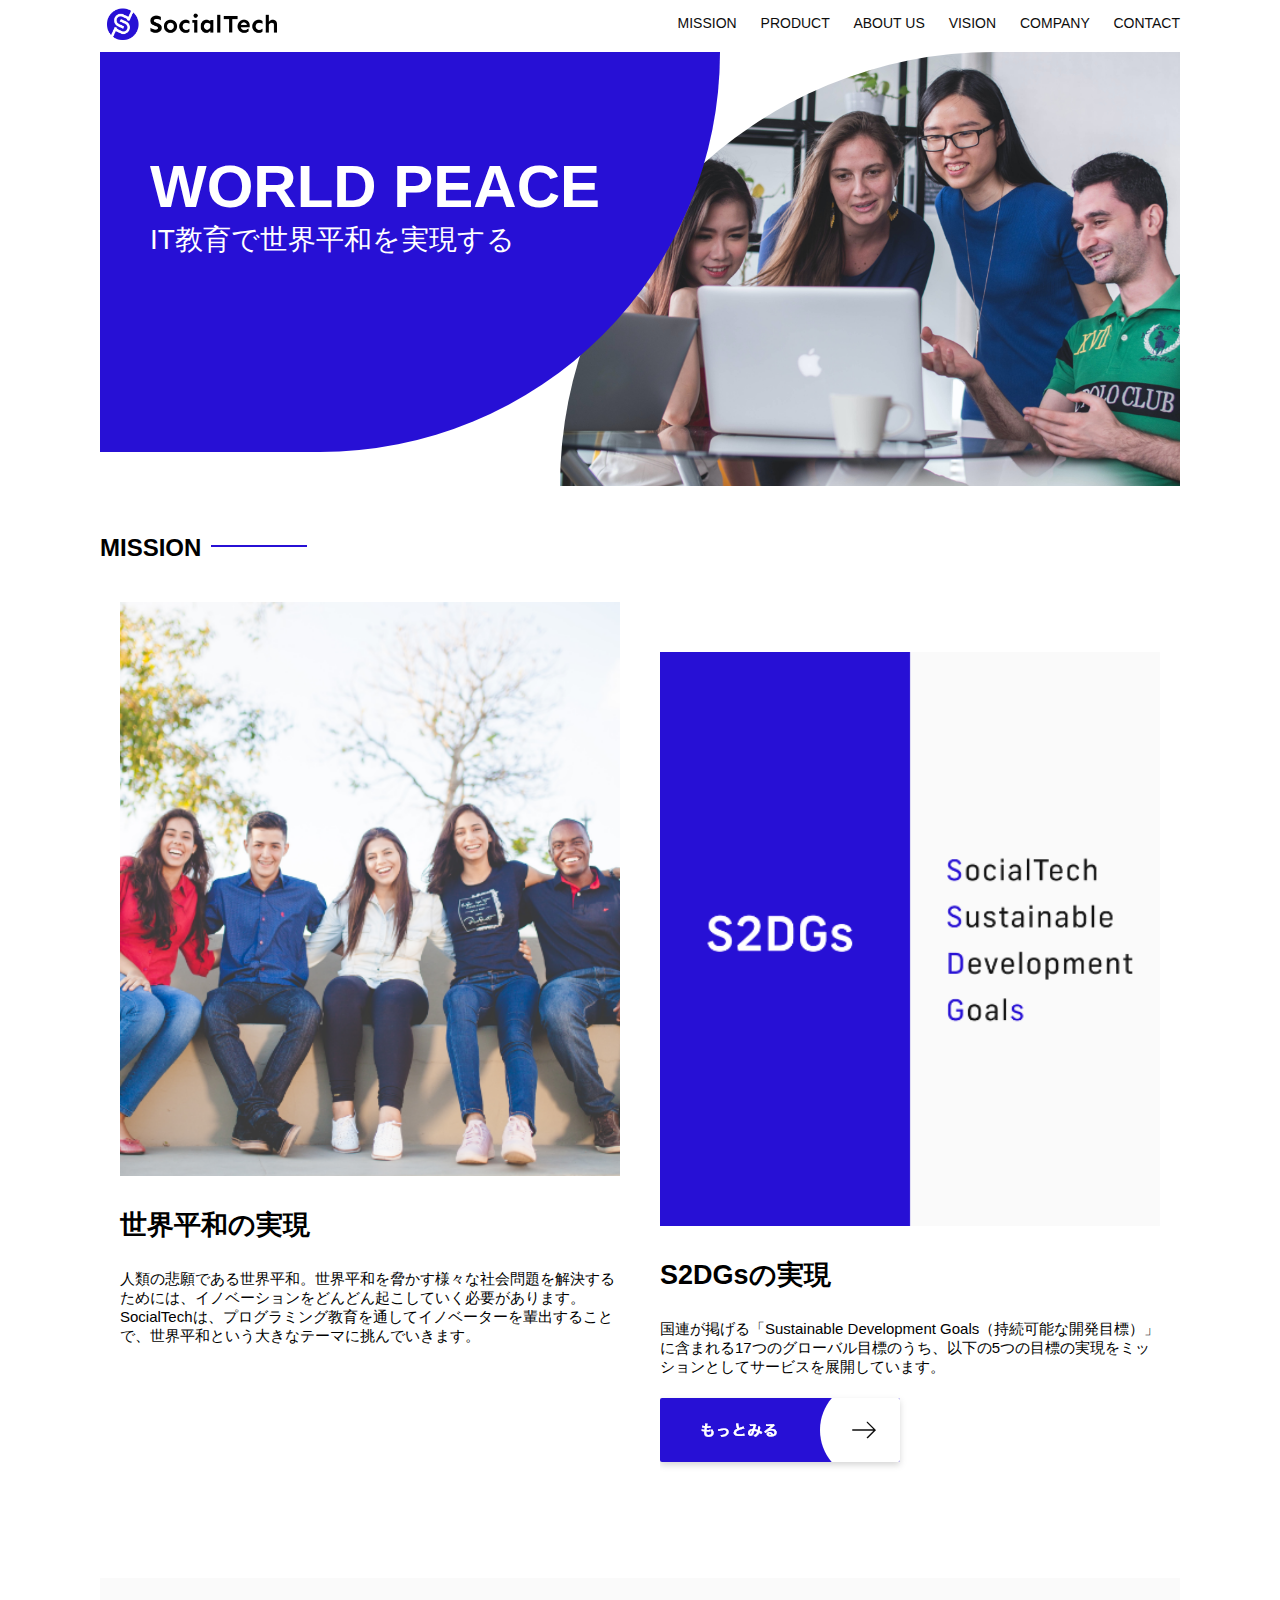
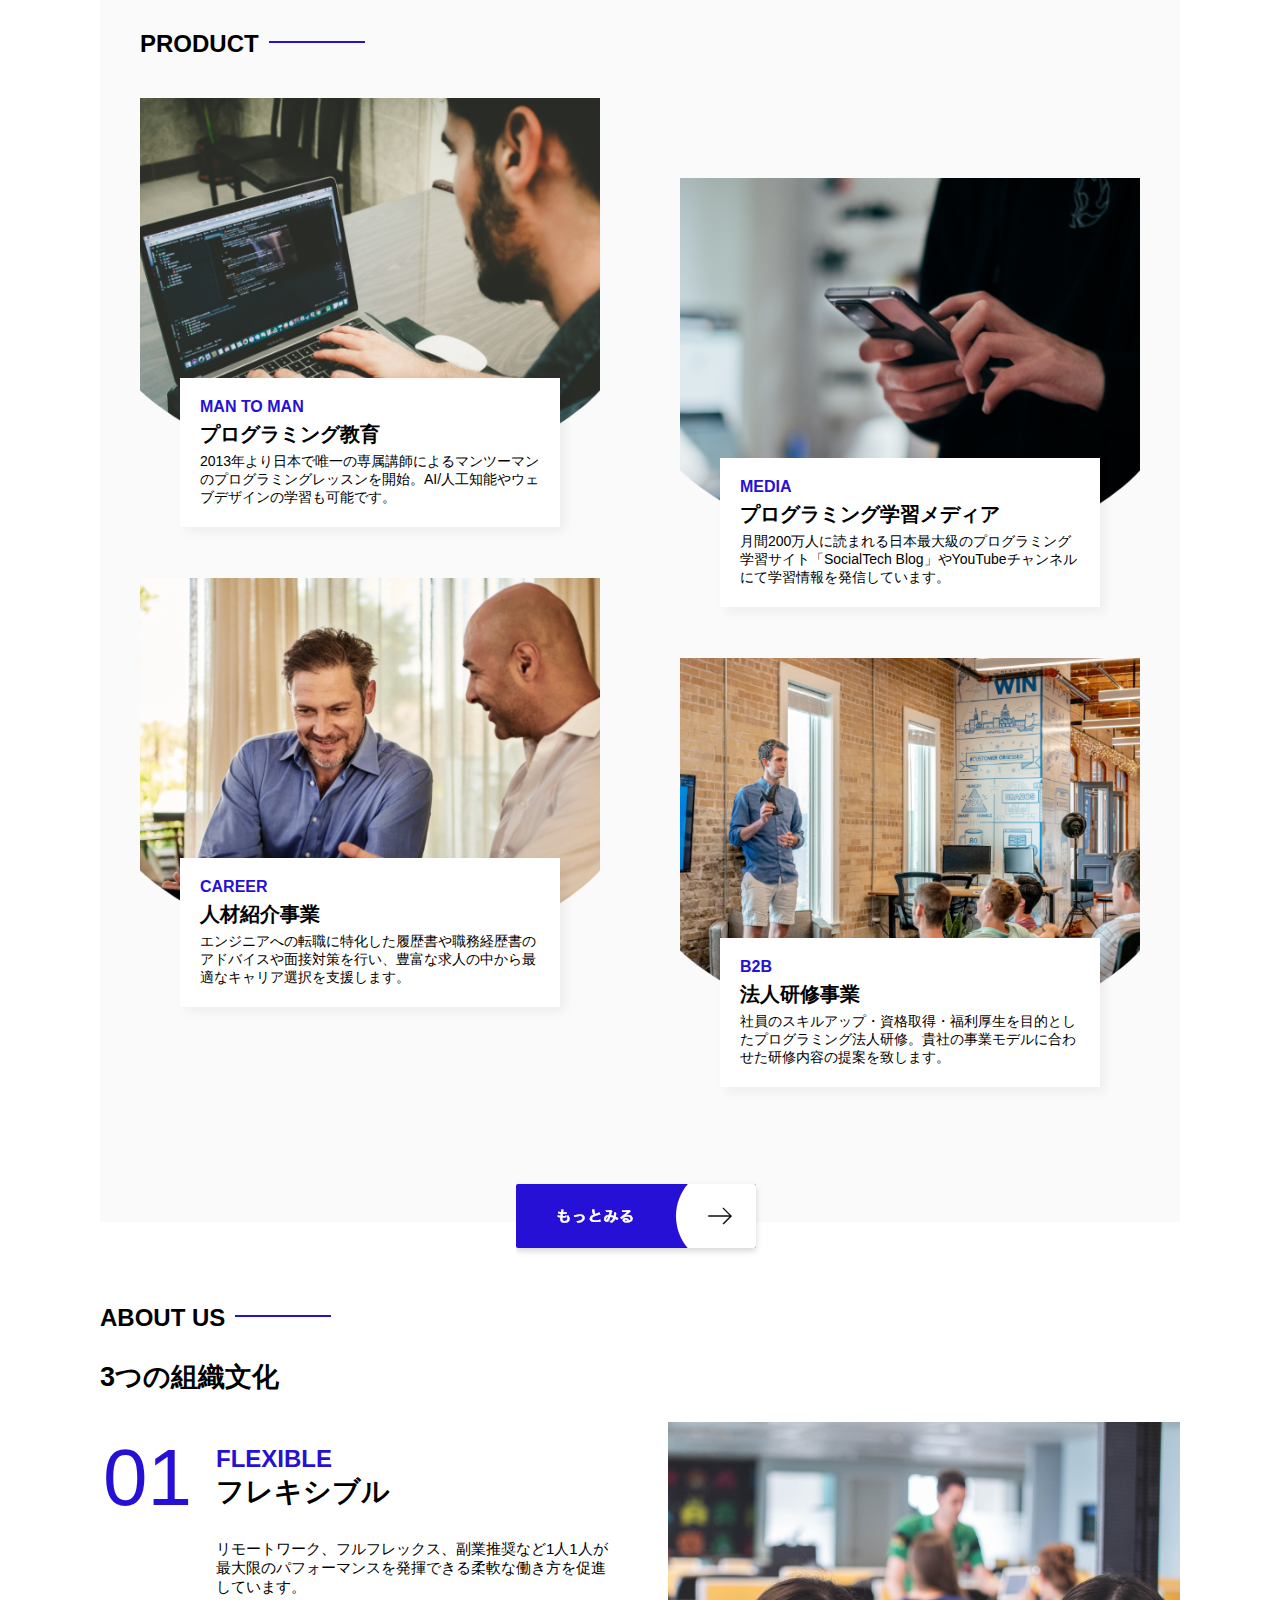
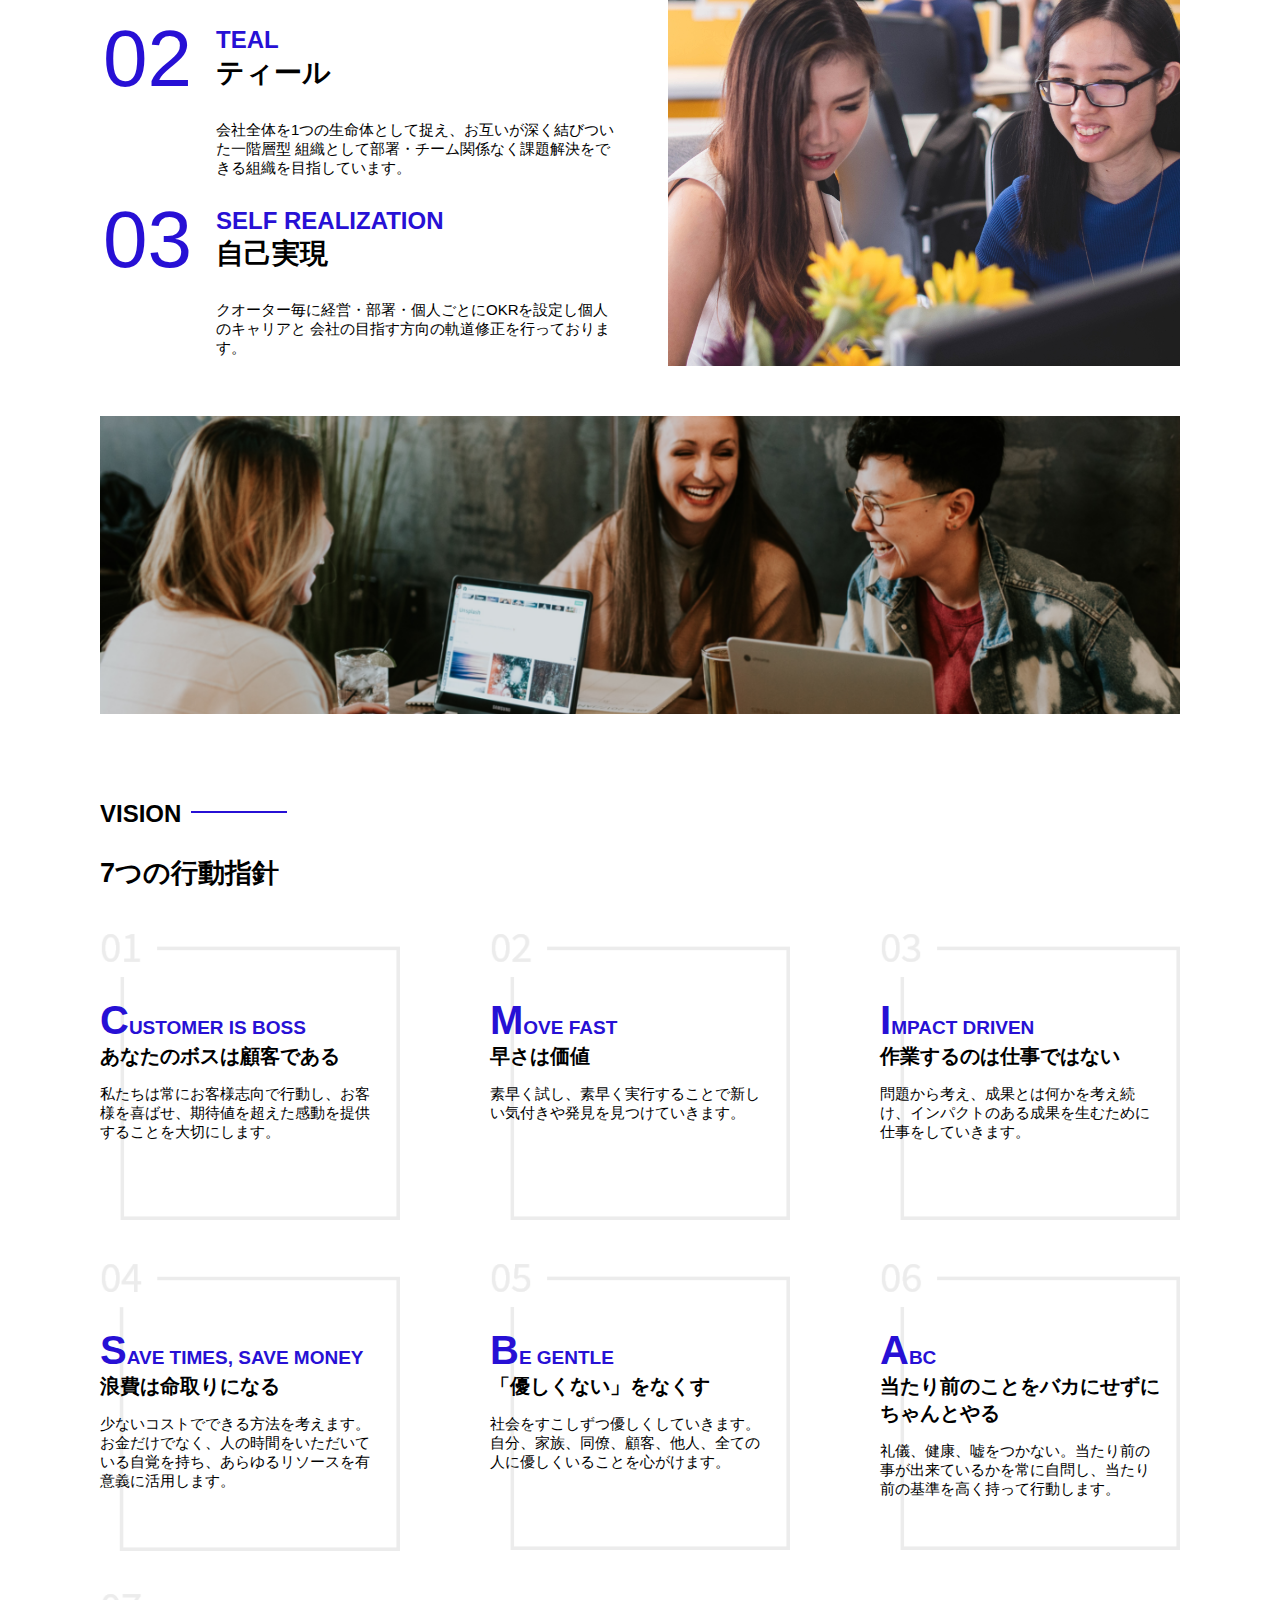
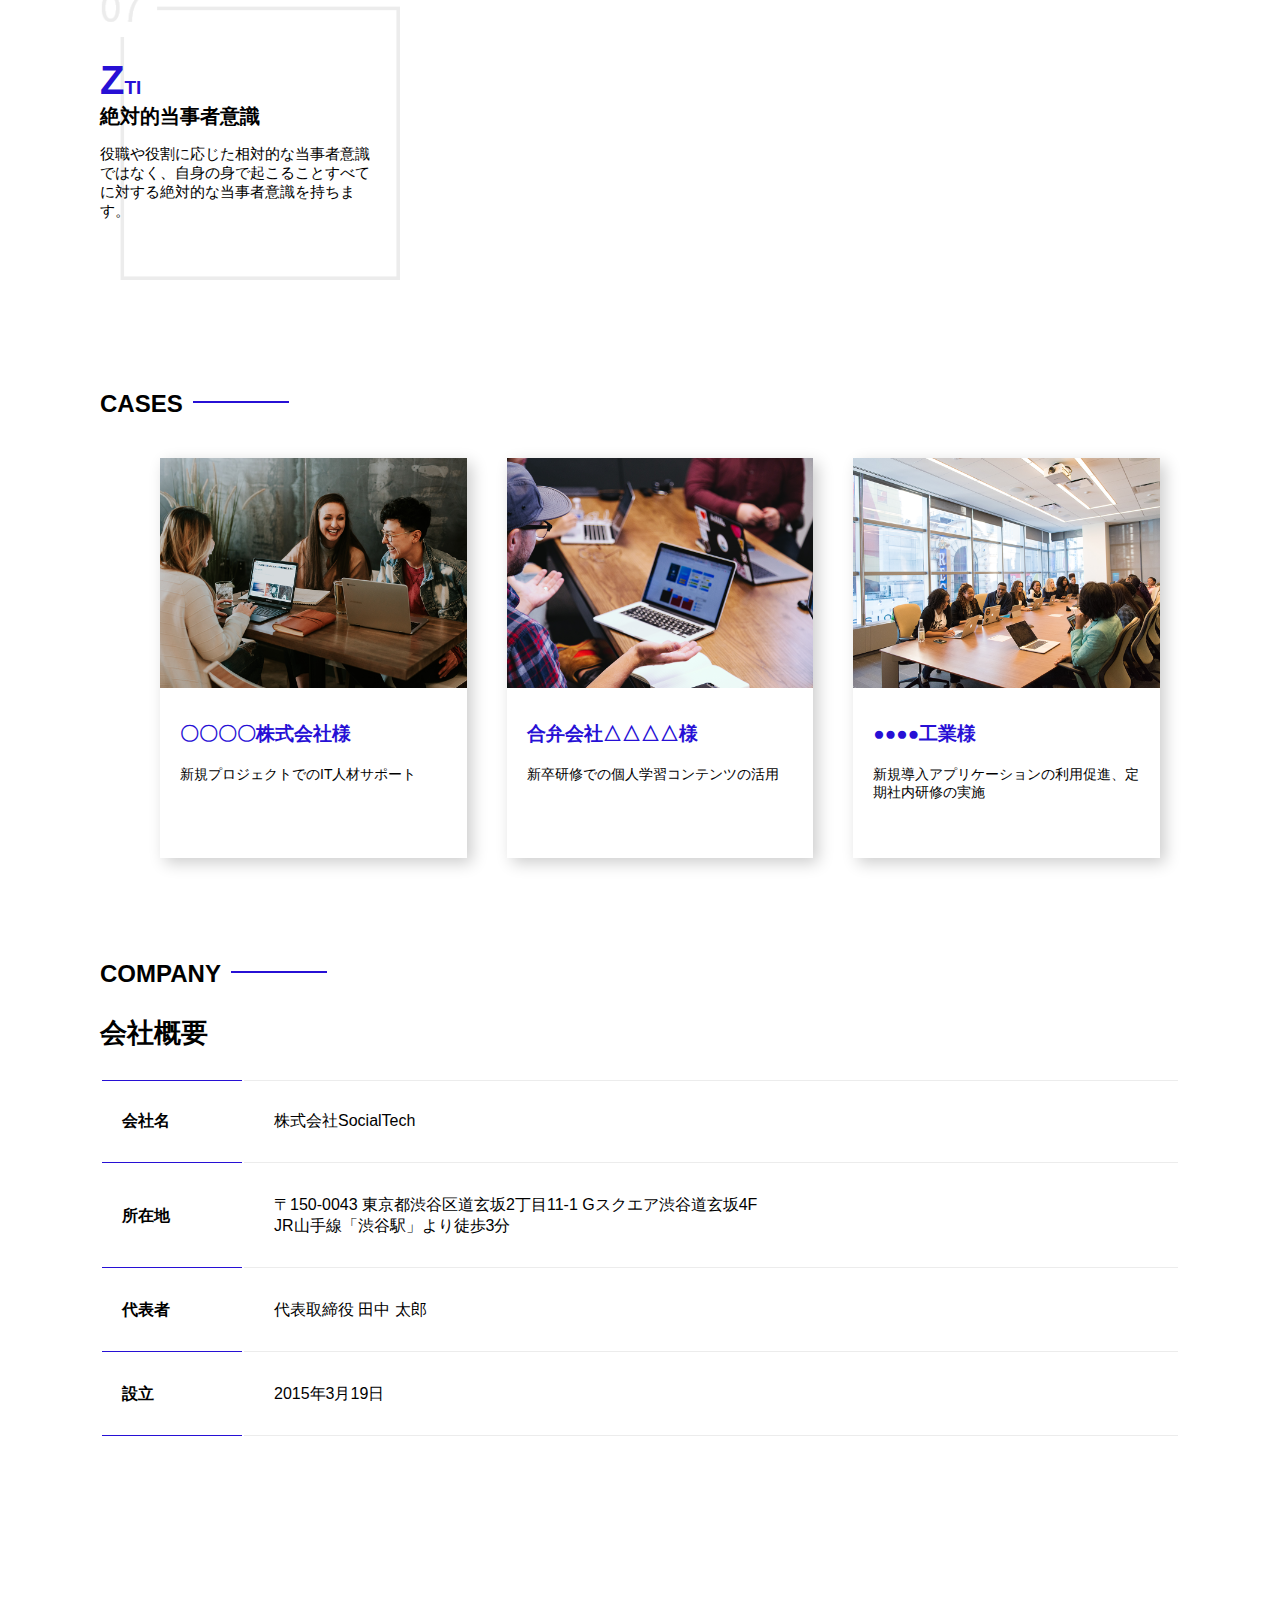
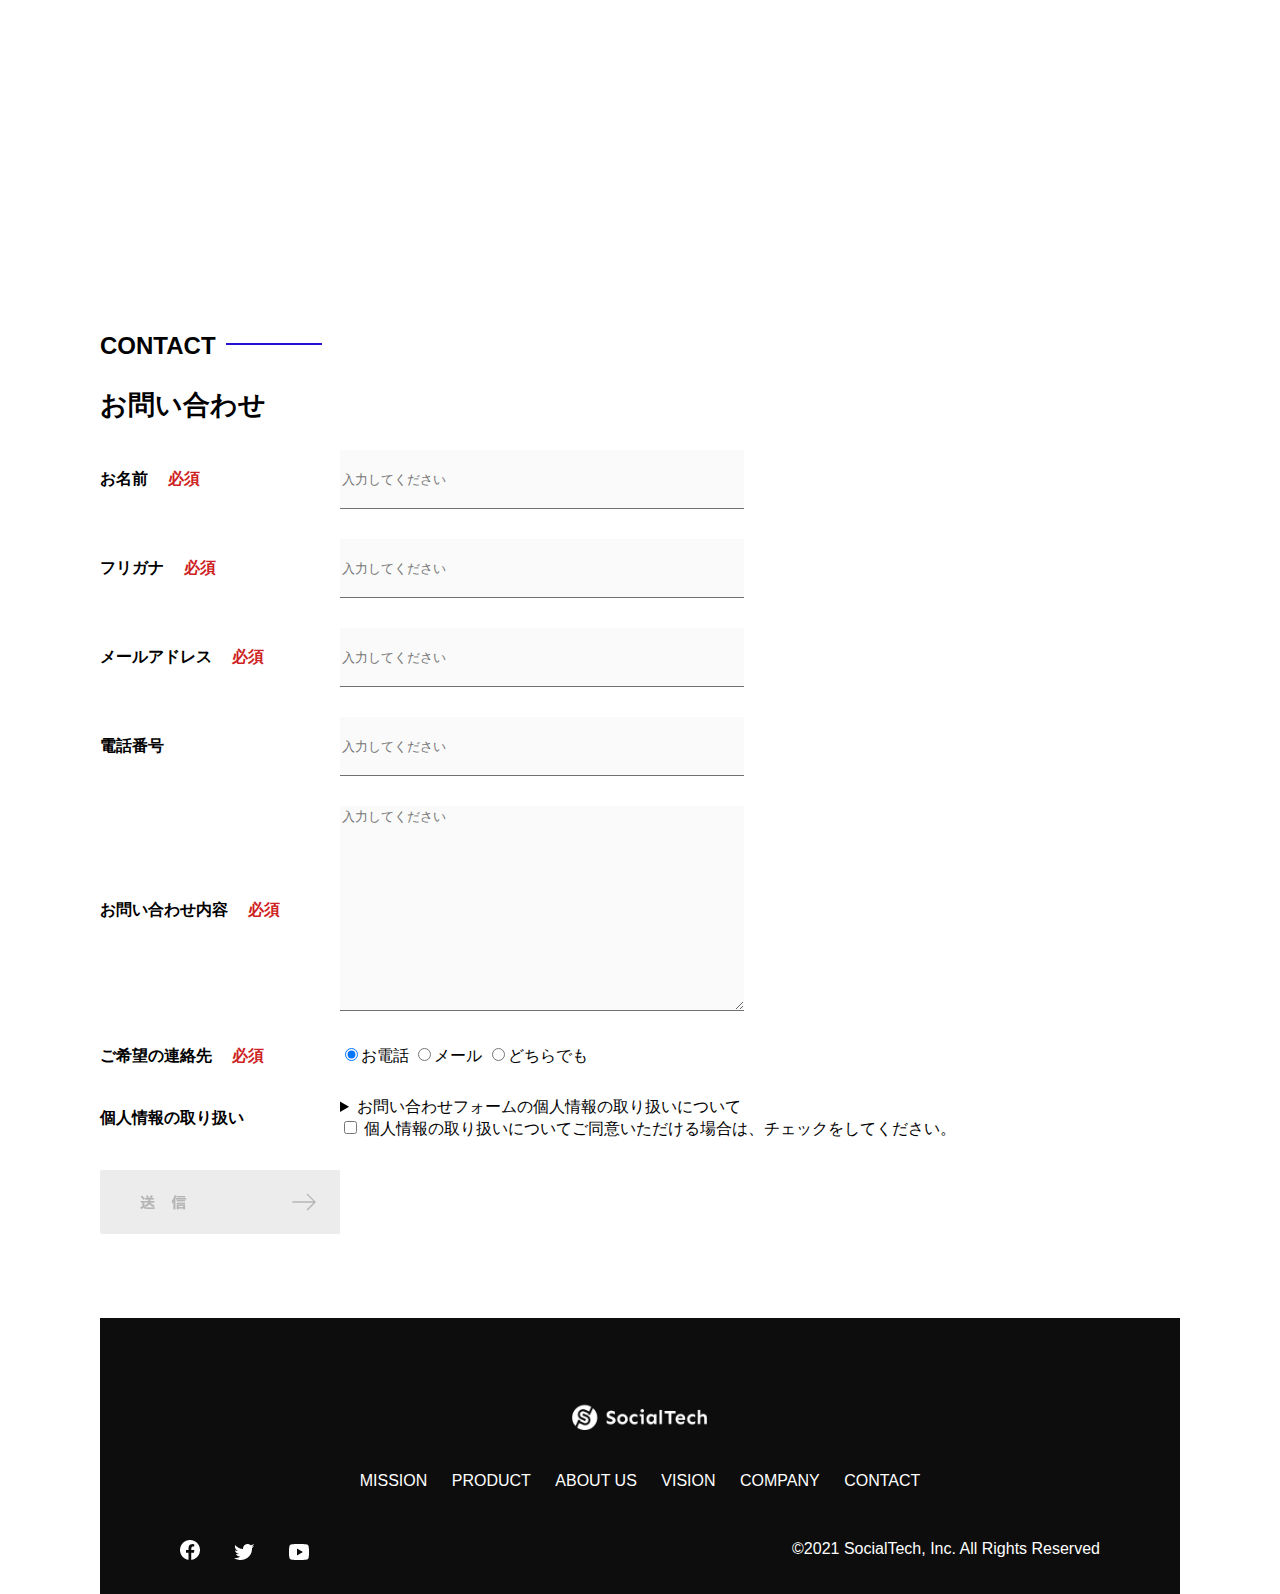
<file: index.html>
<!DOCTYPE html>
<html lang="ja">
<head>
    <meta charset="UTF-8">
    <meta name="viewport" content="width=device-width, initial-scale=1.0">
    <meta name="discription" content="SocialTechはEdTech業界のリーディングカンパニーを目指します。">
    <link rel="stylesheet" href="style.css">
    <title>SocialTech</title>
</head>
<body>
    <header>
        <a href="index.html" id="logo"><img src="images\logo.png" alt="トップページに戻る"></a>
        <!-- PCナビ -->
         <nav id="nav-pc">
            <a href="mission.html">MISSION</a>
            <a href="product.html">PRODUCT</a>
            <a href="index.html#aboutus">ABOUT US</a>
            <a href="index.html#vision">VISION</a>
            <a href="index.html#company">COMPANY</a>
            <a href="index.html#contact">CONTACT</a>
         </nav>

        <!-- スマホ用メニューボタン -->
          <img id="menu-sp" src="images/button-menu.png" alt="ナビゲーションを開く" onclick="document.getElementById('nav-sp').style.display = 'block'">
        <!-- スマホ用ナビゲーション -->
          <nav id="nav-sp">
            <img id="close" src="images/button-close.png" alt="ナビゲーションを閉じる" onclick="document.getElementById('nav-sp').style.display = 'none'">
            <a id="logo-sp" href="index.html" onclick="document.getElementById('nav-sp').style.display = 'none'"><img src="images/logo-sp.png" alt="トップページに戻る"></a>
            <a class="menu" href="mission.html" onclick="document.getElementById('nav-sp').style.display = 'none'">MISSION</a>
            <a class="menu" href="product.html" onclick="document.getElementById('nav-sp').style.display = 'none'">PRODUCT</a>
            <a class="menu" href="index.html#aboutus" onclick="document.getElementById('nav-sp').style.display = 'none'">ABOUT US</a>
            <a class="menu" href="index.html#vision" onclick="document.getElementById('nav-sp').style.display = 'none'">VISION</a>
            <a class="menu" href="index.html#company" onclick="document.getElementById('nav-sp').style.display = 'none'">COMPANY</a>
            <a class="menu" href="index.html#contact" onclick="document.getElementById('nav-sp').style.display = 'none'">CONTACT</a>
            <div id="sns">
                <a href="https://www.facebook.com/sejuku2013"><img src="images/button-facebook.png" alt="Facebookのリンク"></a>
                <a href="https://twitter.com/samuraijuku"><img src="images/button-twitter.png" alt="Twitterのリンク"></a>
                <a href="https://www.youtube.com/channel/UCCFOQO5aDK0xXam4cUQXT8g"><img src="images/button-youtube.png" alt="YouTubeのリンク"></a>
            </div>
          </nav>
    </header>

    <main>
        <article>
            <!-- メインビジュアル -->
             <section id="main-visual">
                <div id="main-message">
                    <h1>WORLD PEACE</h1>
                    <p>IT教育で世界平和を実現する</p>
                </div>
                <img src="images\index\index-main.png" alt="PCの周りに集まる多国籍の仲間たち">

             </section>
            <!-- セレクション -->
             <section id="mission">
                <h2 class="index-h2">MISSION</h2>
                <div id="mission-flex">
                    <div>
                        <img id="mission-photo" src="images/index/index-mission.png" alt="屋外のベンチで写真を撮影する多国籍の仲間たち">
                        <h3>世界平和の実現</h3>
                        <p>
                            人類の悲願である世界平和。世界平和を脅かす様々な社会問題を解決するためには、イノベーションをどんどん起こしていく必要があります。SocialTechは、プログラミング教育を通してイノベーターを輩出することで、世界平和という大きなテーマに挑んでいきます。
                        </p>
                    </div>
                    <div>
                        <img id="s2dgs" src="images/index/s2dgs.png" alt="S2DGs">
                        <h3>S2DGsの実現</h3>
                        <p>
                            国連が掲げる「Sustainable Development Goals（持続可能な開発目標）」に含まれる17つのグローバル目標のうち、以下の5つの目標の実現をミッションとしてサービスを展開しています。
                        </p>
                        <a href="mission.html">
                            <img src="images/button-more.png" alt="もっとみる">
                        </a>
                    </div>
                </div>
             </section>

             <!-- PRODUCT -->
              <section id="product">
                <h2 class="index-h2">PRODUCT</h2>
                <div>
                    <div id="product-left">
                        <div>
                            <img class="product-photo" src="images/index/index-mantoman.png" alt="PCでコードを書く男性">
                            <div class="product-explain">
                            <span>MAN TO MAN</span>
                            <h3>プログラミング教育</h3>
                            <p>2013年より日本で唯一の専属講師によるマンツーマンのプログラミングレッスンを開始。AI/人工知能やウェブデザインの学習も可能です。</p>
                            </div>
                        </div>
                        <div>
                            <img class="product-photo" src="images/index/index-career.png" alt="笑顔で話し合う2人の男性">
                            <div class="product-explain">
                            <span>CAREER</span>
                            <h3>人材紹介事業</h3>
                            <p>エンジニアへの転職に特化した履歴書や職務経歴書のアドバイスや面接対策を行い、豊富な求人の中から最適なキャリア選択を支援します。</p>
                            </div>
                        </div>
                    </div>
                    <div id="product-right">
                        <div>
                            <img class="product-photo" src="images/index/index-media.png" alt="スマートフォンを操作する人">
                            <div class="product-explain">
                                <span>MEDIA</span>
                                <h3>プログラミング学習メディア</h3>
                                <p>月間200万人に読まれる日本最大級のプログラミング学習サイト「SocialTech Blog」やYouTubeチャンネルにて学習情報を発信しています。</p>
                            </div>
                        </div>
                        <div>
                            <img class="product-photo" src="images/index/index-b2b.png" alt="公演中の男性とそれを聴く人々">
                            <div class="product-explain">
                                <span>B2B</span>
                                <h3>法人研修事業</h3>
                                <p>社員のスキルアップ・資格取得・福利厚生を目的としたプログラミング法人研修。貴社の事業モデルに合わせた研修内容の提案を致します。</p>
                            </div>
                        </div>
                    </div>
                </div>
                <div>
                    <a id="product-more" href="product.html">
                        <img src="images/button-more.png" alt="もっとみる">
                    </a>
                </div>
              </section>
              <section id="aboutus">
                <h2 class="index-h2">ABOUT US</h2>
                <h3>3つの組織文化</h3>
                <div>
                    <table class="culture-table">
                        <tr>
                            <td>
                                <span class="culture-num">01</span>
                            </td>
                            <td>
                                <span class="culture-en">FLEXIBLE</span>
                                <span class="culture-jp">フレキシブル</span>
                            </td>
                        </tr>
                        <tr>
                            <td>
                                <!-- 空 -->
                            </td>
                            <td>
                                <p class="culture-description">リモートワーク、フルフレックス、副業推奨など1人1人が最大限のパフォーマンスを発揮できる柔軟な働き方を促進しています。</p>
                            </td>
                        </tr>
                        <tr>
                            <td>
                                <span class="culture-num">02</span>
                            </td>
                            <td>
                                <span class="culture-en">TEAL</span>
                                <span class="culture-jp">ティール</span>
                            </td>
                        </tr>
                        <tr>
                            <td>
                                <!-- 空 -->
                            </td>
                            <td>
                                <p class="culture-description">
                                    会社全体を1つの生命体として捉え、お互いが深く結びついた一階層型
                                    組織として部署・チーム関係なく課題解決をできる組織を目指しています。
                                </p>
                            </td>
                        </tr>
                        <tr>
                            <td>
                                <span class="culture-num">03</span>
                            </td>
                            <td>
                                <span class="culture-en">SELF REALIZATION</span>
                                <span class="culture-jp">自己実現</span>
                            </td>
                        </tr>
                        <tr>
                            <td>
                                <!-- 空 -->
                            </td>
                            <td>
                                <p class="culture-description">
                                    クオーター毎に経営・部署・個人ごとにOKRを設定し個人のキャリアと
                                    会社の目指す方向の軌道修正を行っております。
                                </p>
                            </td>
                        </tr>
                    </table>
                    <img class="culture-img" src="images/index/index-aboutus1.png" alt="笑顔で話し合う2人の女性">
                </div>
                    <img class="culture-img2" src="images/index/index-aboutus2.png" alt="笑顔で話し合う3人の男女">
              </section>
        

        <section id="vision">
            <h2 class="index-h2">VISION</h2>
            <h3>7つの行動指針</h3>
            <div>
                <div class="vision-box">
                    <img src="images/index/vision-01.png" alt="01">
                    <span>
                        <h4>CUSTOMER IS BOSS</h4>
                        <h5>あなたのボスは顧客である</h5>
                        <p>私たちは常にお客様志向で行動し、お客様を喜ばせ、期待値を超えた感動を提供することを大切にします。</p>
                    </span>
                </div>
                <div class="vision-box">
                    <img src="images/index/vision-02.png" alt="02">
                    <span>
                        <h4>MOVE FAST</h4>
                        <h5>早さは価値</h5>
                        <p>素早く試し、素早く実行することで新しい気付きや発見を見つけていきます。</p>
                    </span>
                </div>
                <div class="vision-box">
                    <img src="images/index/vision-03.png" alt="03">
                    <span>
                        <h4>IMPACT DRIVEN</h4>
                        <h5>作業するのは仕事ではない</h5>
                        <p>問題から考え、成果とは何かを考え続け、インパクトのある成果を生むために仕事をしていきます。</p>
                    </span>
                </div>
                <div class="vision-box">
                    <img src="images/index/vision-04.png" alt="04">
                    <span>
                        <h4>SAVE TIMES, SAVE MONEY</h4>
                        <h5>浪費は命取りになる</h5>
                        <p>少ないコストでできる方法を考えます。お金だけでなく、人の時間をいただいている自覚を持ち、あらゆるリソースを有意義に活用します。</p>
                    </span>
                </div>
                <div class="vision-box">
                    <img src="images/index/vision-05.png" alt="05">
                    <span>
                        <h4>BE GENTLE</h4>
                        <h5>「優しくない」をなくす</h5>
                        <p>社会をすこしずつ優しくしていきます。自分、家族、同僚、顧客、他人、全ての人に優しくいることを心がけます。</p>
                    </span>
                </div>
                <div class="vision-box">
                    <img src="images/index/vision-06.png" alt="06">
                    <span>
                        <h4>ABC</h4>
                        <h5>当たり前のことをバカにせずにちゃんとやる</h5>
                        <p>礼儀、健康、嘘をつかない。当たり前の事が出来ているかを常に自問し、当たり前の基準を高く持って行動します。</p>
                    </span>
                </div>
                <div class="vision-box">
                    <img src="images/index/vision-07.png" alt="07">
                    <span>
                        <h4>ZTI</h4>
                        <h5>絶対的当事者意識</h5>
                        <p>役職や役割に応じた相対的な当事者意識ではなく、自身の身で起こることすべてに対する絶対的な当事者意識を持ちます。</p>
                    </span>
                </div>
            </div>
        </section>

        <section id="cases">
            <h2 class="index-h2">CASES</h2>
            <ul>
                <li class="case-card">
                    <img class="case-img" src="images/index/case-1.png" alt="仲良く語り合う3人">
                    <div class="case-info">
                        <h3 class="case-name">〇〇〇〇株式会社様</h3>
                        <p class="case-content">新規プロジェクトでのIT人材サポート</p>
                    </div>
                </li>
                <li class="case-card">
                    <img class="case-img" src="images/index/case-2.png" alt="PCでコンテンツを見る">
                    <div class="case-info">
                        <h3 class="case-name">合弁会社△△△△様</h3>
                        <p class="case-content">新卒研修での個人学習コンテンツの活用</p>
                    </div>
                </li>
                <li class="case-card">
                    <img class="case-img" src="images/index/case-3.png" alt="社内研修中の会議室">
                    <div class="case-info">
                        <h3 class="case-name">●●●●工業様</h3>
                        <p class="case-content">新規導入アプリケーションの利用促進、定期社内研修の実施</p>
                    </div>
                </li>
            </ul>
        </section>


        <section id="company">
            <h2 class="index-h2">COMPANY</h2>
            <h3>会社概要</h3>
            <table id="company-table">
                <tr>
                    <th class="tableheader-first">会社名</th>
                    <td class="cell-first">株式会社SocialTech</td>
                </tr>
                <tr>
                    <th class="tableheader">所在地</th>
                    <td class="cell">〒150-0043 東京都渋谷区道玄坂2丁目11-1 Gスクエア渋谷道玄坂4F<br>JR山手線「渋谷駅」より徒歩3分</td>
                </tr>
                <tr>
                    <th class="tableheader">代表者</th>
                    <td class="cell">代表取締役 田中 太郎</td>
                </tr>
                <tr>
                    <th class="tableheader">設立</th>
                    <td class="cell">2015年3月19日</td>
                </tr>
            </table>
        <iframe 
            src="https://www.google.com/maps/embed?pb=!1m18!1m12!1m3!1d3241.7739223224576!2d139.6961571!3d35.6579413!2m3!1f0!2f0!3f0!3m2!1i1024!2i768!4f13.1!3m3!1m2!1s0x60188be0535d9a81%3A0xb09a6e9018e3debd!2z44CSMTUwLTAwNDMg5p2x5Lqs6YO95riL6LC35Yy66YGT546E5Z2C77yS5LiB55uu77yR77yR4oiS77yR!5e0!3m2!1sja!2sjp!4v1723423032681!5m2!1sja!2sjp" 
            style="border:0;" allowfullscreen="" loading="lazy">
        </iframe>
        </section>

        <section id="contact">
            <h2 class="index-h2">CONTACT</h2>
            <h3>お問い合わせ</h3>

            <form action="https://api.staticforms.xyz/submit" method="post">
                <input type="text" name="honeypot" style="display:none">
                <input type="hidden" name="accessKey" value="4d54253e-22d0-44d9-9e2f-f82567b18c98">
                <input type="hidden" name="subject" value="お問い合わせフォーム">
                <input type="hidden" name="replyTo" value="kajiyama.1979@gmail.com">
                <input type="hidden" name="redirectTo" value="">

                <div>
                    <div class="contact-heading">
                        <label class="contact-label">お名前<span class="contact-span">必須</span></label>
                    </div>
                    <div>
                        <input type="text" name="name" placeholder="入力してください" class="contact-textbox">
                    </div>
                </div>
                <div>
                    <div class="contact-heading">
                        <label class="contact-label">フリガナ<span class="contact-span">必須</span></label>
                    </div>
                    <div>
                        <input type="text" name="furigana" placeholder="入力してください" class="contact-textbox">
                    </div>
                </div>    
                <div>
                    <div class="contact-heading">
                        <label class="contact-label">メールアドレス<span class="contact-span">必須</span></label>
                    </div>
                    <div>
                        <input type="text" name="email" placeholder="入力してください" class="contact-textbox">
                    </div>
                </div>
                <div>
                    <div class="contact-heading">
                        <label class="contact-label">電話番号</label>
                    </div>
                    <div>
                        <input type="text" name="tel" placeholder="入力してください" class="contact-textbox">
                    </div>
                </div>   
                <div>
                    <div class="contact-heading">
                        <label class="contact-label">お問い合わせ内容<span class="contact-span">必須</span></label>
                    </div>
                    <div>
                        <textarea name="message" class="contact-textarea" placeholder="入力してください"></textarea>
                    </div>
                </div>
                <div>
                    <div class="contact-heading">
                        <label class="contact-label">ご希望の連絡先<span class="contact-span">必須</span></label>
                    </div>
                    <div>
                        <input type="radio" class="radiobutton" value="tel" name="contact" checked><label>お電話</label>
                        <input type="radio" class="radiobutton" value="mail" name="contact"><label>メール</label>
                        <input type="radio" class="radiobutton" value="both" name="contact"><label>どちらでも</label>
                    </div>
                </div>
                <div>
                    <div class="contact-heading">
                        <label class="contact-label">個人情報の取り扱い</label>
                    </div>
                    <div>
                        <details>
                            <summary>お問い合わせフォームの個人情報の取り扱いについて</summary>
                            <div>
                                <span>１．組織の名称又は氏名</span><br>
                                株式会社SocialTech<br><br>
                                <span>２．個人情報保護管理者（若しくはその代理人）の氏名又は職名、所属及び連絡先
                                鈴木 一郎 コーポレート部</span><br>
                                メールアドレス：support@socialtech.net<br>
                                TEL：03-xxxx-xxxx<br>
                                <span>３．個人情報の利用目的</span><br>
                                ・本サービス及び本サービスに関連する情報の提供又はそれらに関する連絡のため<br>
                                ・ユーザーの本人確認のため<br>
                                ・当社サービスのご案内のため<br>
                                ・当社の商品等の広告または宣伝（電子メールによるものを含むものとします。）<br><br>
                                <span>４．個人情報の取り扱い業務の委託</span><br>
                                個人情報の取扱業務の全部または一部を外部に業務委託する場合があります。<br>
                                その際、弊社は、個人情報を適切に保護できる管理体制を敷き実行していることを条件として<br>
                                委託先を厳選したうえで、機密保持契約を委託先と締結し、お客様の個人情報を厳密に管理させます。<br><br>
                                <span>５．個人情報の開示等の請求</span><br>
                                お客様は、弊社に対してご自身の個人情報の開示等（利用目的の通知、開示、内容の訂正・追加・削除、利用の停止または消去、第三者への提供の停止）に関して、当社問合わせ窓口に申し出ることができます。<br>
                                その際、弊社はお客様ご本人を確認させていただいたうえで、合理的な期間内に対応いたします。<br><br>
                                なお、個人情報に関する弊社問合わせ先は、次の通りです。<br><br>
                                株式会社SocialTech　個人情報問合せ窓口<br>
                                〒150-0043　東京都渋谷区道玄坂2丁目11-1 Ｇスクエア渋谷道玄坂 4F<br>
                                メールアドレス：support@socialtech.net　TEL：03-xxxx-xxxx<br><br>
                                <span>６．個人情報を提供されることの任意性について</span><br><br>
                                お客様がご自身の個人情報を弊社に提供されるか否かは、お客様のご判断によりますが、もしご提供されない場合には、適切なサービスが提供できない場合がありますので予めご了承ください。
                            </div>
                        </details>
                        <input type="checkbox" name="agree">
                        <span>個人情報の取り扱いについてご同意いただける場合は、チェックをしてください。</span>
                    </div>
                </div>
                <input type="image" src="images/button-submit.png" alt="送信する">
            </form>
        </section>
    </article>
    <footer>
        <div id="footer-logo">
            <img src="images/logo-sp.png" alt="SocialTech">
        </div>
        <div id="footer-link">
            <a href="mission.html">MISSION</a>
            <a href="product.html">PRODUCT</a>
            <a href="index.html#aboutus">ABOUT US</a>
            <a href="index.html#VISION">VISION</a>
            <a href="index.html#COMPANY">COMPANY</a>
            <a href="index.html#contact">CONTACT</a>
        </div>
        <div id="sns-footer">
            <a href="https://www.facebook.com/sejuku2013"><img src="images/button-facebook.png" alt="Facebookのリンク"></a>
            <a href="https://twitter.com/samuraijuku"><img src="images/button-twitter.png" alt="Twitterのリンク"></a>
            <a href="https://www.youtube.com/channel/UCCFOQO5aDK0xXam4cUQXT8g"><img src="images/button-youtube.png" alt="YouTubeへのリンク"></a>
            <span id="copyright">&copy;2021 SocialTech, Inc. All Rights Reserved</span>
        </div>

    </footer>
    </main>
</body>
</html>
</file>
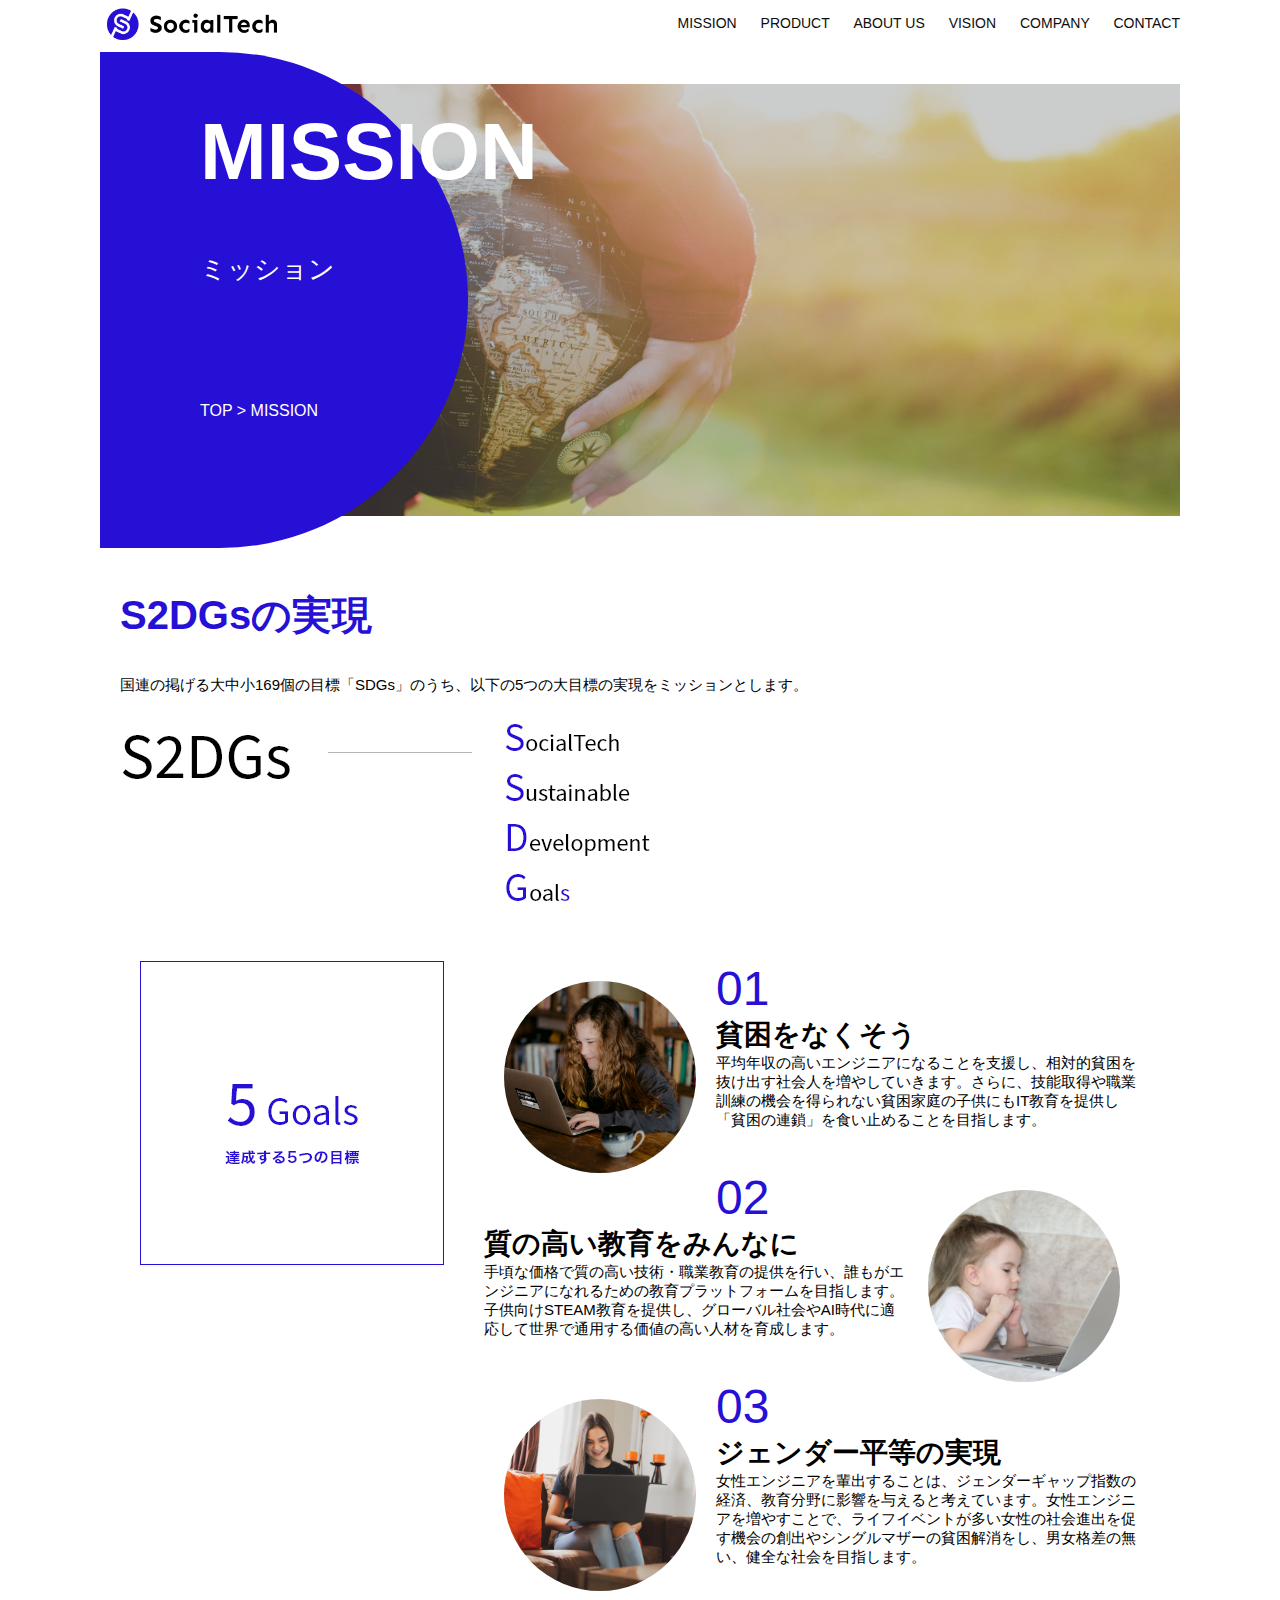
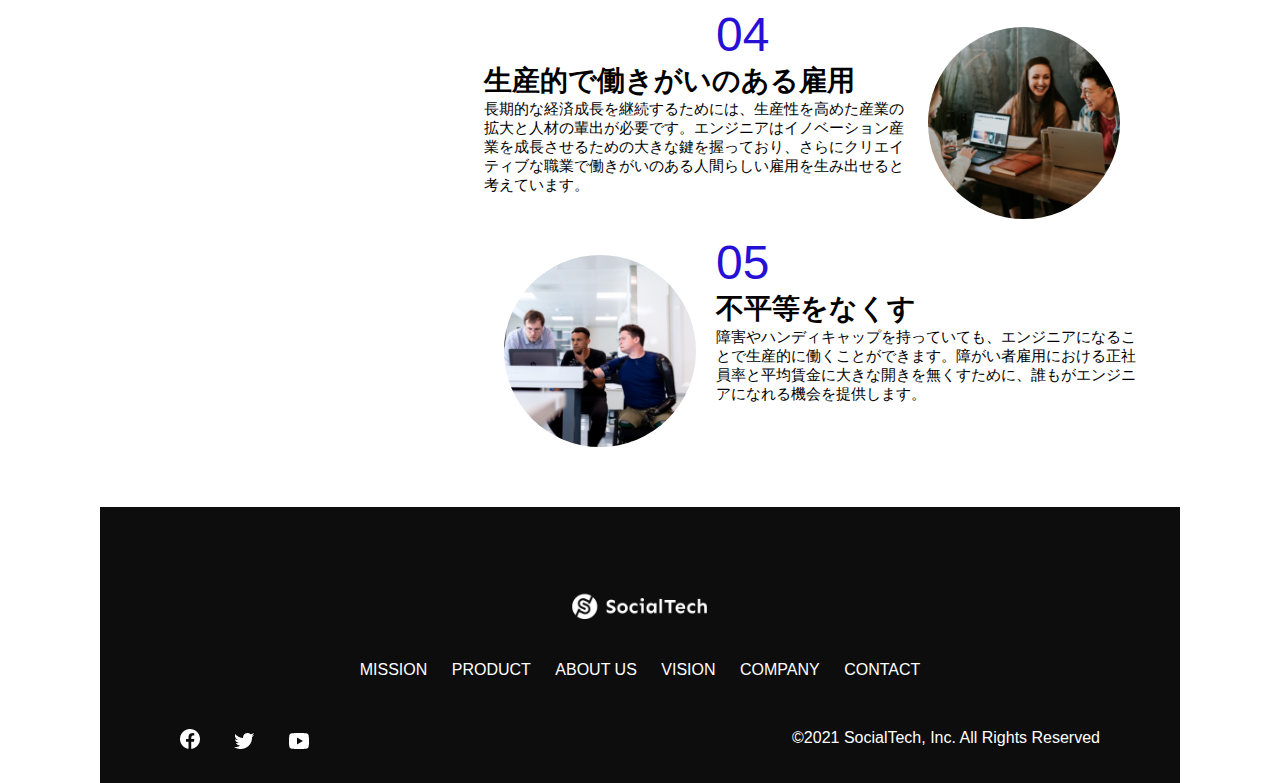
<file: mission.html>
<!DOCTYPE html>
<html lang="ja">
<head>
    <meta charset="UTF-8">
    <meta name="viewport" content="width=device-width, initial-scale=1.0">
    <meta name="description" content="SocialTechが目指す5つの目標（S2DGs）を紹介します">
    <title>SocialTech - MISSION ミッション -</title>
    <link rel="stylesheet" href="style.css">
</head>
<body>
    <header>
        <a href="index.html" id="logo"><img src="images\logo.png" alt="トップページに戻る"></a>
        <!-- PCナビ -->
         <nav id="nav-pc">
            <a href="mission.html">MISSION</a>
            <a href="product.html">PRODUCT</a>
            <a href="index.html#aboutus">ABOUT US</a>
            <a href="index.html#vision">VISION</a>
            <a href="index.html#company">COMPANY</a>
            <a href="index.html#contact">CONTACT</a>
         </nav>

        <!-- スマホ用メニューボタン -->
          <img id="menu-sp" src="images/button-menu.png" alt="ナビゲーションを開く" onclick="document.getElementById('nav-sp').style.display = 'block'">
        <!-- スマホ用ナビゲーション -->
          <nav id="nav-sp">
            <img id="close" src="images/button-close.png" alt="ナビゲーションを閉じる" onclick="document.getElementById('nav-sp').style.display = 'none'">
            <a id="logo-sp" href="index.html" onclick="document.getElementById('nav-sp').style.display = 'none'"><img src="images/logo-sp.png" alt="トップページに戻る"></a>
            <a class="menu" href="mission.html" onclick="document.getElementById('nav-sp').style.display = 'none'">MISSION</a>
            <a class="menu" href="product.html" onclick="document.getElementById('nav-sp').style.display = 'none'">PRODUCT</a>
            <a class="menu" href="index.html#aboutus" onclick="document.getElementById('nav-sp').style.display = 'none'">ABOUT US</a>
            <a class="menu" href="index.html#vision" onclick="document.getElementById('nav-sp').style.display = 'none'">VISION</a>
            <a class="menu" href="index.html#company" onclick="document.getElementById('nav-sp').style.display = 'none'">COMPANY</a>
            <a class="menu" href="index.html#contact" onclick="document.getElementById('nav-sp').style.display = 'none'">CONTACT</a>
            <div id="sns">
                <a href="https://www.facebook.com/sejuku2013"><img src="images/button-facebook.png" alt="Facebookのリンク"></a>
                <a href="https://twitter.com/samuraijuku"><img src="images/button-twitter.png" alt="Twitterのリンク"></a>
                <a href="https://www.youtube.com/channel/UCCFOQO5aDK0xXam4cUQXT8g"><img src="images/button-youtube.png" alt="YouTubeのリンク"></a>
            </div>
          </nav>
    </header>

    <main>
        <article>
            <section id="mission-main">
                <div id="mission-title">
                    <h1>MISSION</h1>
                    <span>ミッション</span>
                    <div>TOP > MISSION</div>
                </div>
            </section>

            <section id="mission-s2dgs">
                <h2 class="mission-h2">S2DGsの実現</h2>
                <p>国連の掲げる大中小169個の目標「SDGs」のうち、以下の5つの大目標の実現をミッションとします。</p>
                <img src="images/mission/mission-s2dgs.png" alt="S2DGs">
            </section>

            <section id="mission-5goals">
                <div>
                    <img id="s2dgs-image" src="images/mission/mission-5goals.png" alt="5goals">
                </div>

                <div>
                    <div>
                        <img class="fivegoals-image-left" src="images/mission/mission-5goals01.png" alt="PCを操作する女の子">
                        <span class="fivegoals-number">01</span>
                        <h3 class="fivegoals-h3">貧困をなくそう</h3>
                        <p class="fivegoals-p">
                            平均年収の高いエンジニアになることを支援し、相対的貧困を抜け出す社会人を増やしていきます。さらに、技能取得や職業訓練の機会を得られない貧困家庭の子供にもIT教育を提供し「貧困の連鎖」を食い止めることを目指します。
                        </p>
                    </div>
                    <div>
                        <img class="fivegoals-image-right" src="images/mission/mission-5goals02.png" alt="PCを見つめる小さい女の子">
                        <span class="fivegoals-number">02</span>
                        <h3 class="fivegoals-h3">質の高い教育をみんなに</h3>
                        <p class="fivegoals-p">
                            手頃な価格で質の高い技術・職業教育の提供を行い、誰もがエンジニアになれるための教育プラットフォームを目指します。子供向けSTEAM教育を提供し、グローバル社会やAI時代に適応して世界で通用する価値の高い人材を育成します。
                        </p>
                    </div>
                    <div>
                        <img class="fivegoals-image-left" src="images/mission/mission-5goals03.png" alt="PCを操作する女性">
                        <span class="fivegoals-number">03</span>
                        <h3 class="fivegoals-h3">ジェンダー平等の実現</h3>
                        <p class="fivegoals-p">
                            女性エンジニアを輩出することは、ジェンダーギャップ指数の経済、教育分野に影響を与えると考えています。女性エンジニアを増やすことで、ライフイベントが多い女性の社会進出を促す機会の創出やシングルマザーの貧困解消をし、男女格差の無い、健全な社会を目指します。
                        </p>
                    </div>
                    <div>
                        <img class="fivegoals-image-right" src="images/mission/mission-5goals04.png" alt="PCを見つめる小さい女の子">
                        <span class="fivegoals-number">04</span>
                        <h3 class="fivegoals-h3">生産的で働きがいのある雇用</h3>
                        <p class="fivegoals-p">
                            長期的な経済成長を継続するためには、生産性を高めた産業の拡大と人材の輩出が必要です。エンジニアはイノベーション産業を成長させるための大きな鍵を握っており、さらにクリエイティブな職業で働きがいのある人間らしい雇用を生み出せると考えています。
                        </p>
                    </div>
                    <div>
                        <img class="fivegoals-image-left" src="images/mission/mission-5goals05.png" alt="障害を持つ男性が生き生きと働く様子">
                        <span class="fivegoals-number">05</span>
                        <h3 class="fivegoals-h3">不平等をなくす</h3>
                        <p class="fivegoals-p">
                            障害やハンディキャップを持っていても、エンジニアになることで生産的に働くことができます。障がい者雇用における正社員率と平均賃金に大きな開きを無くすために、誰もがエンジニアになれる機会を提供します。
                        </p>
                    </div>
                </div>
            </section>


        </article>


        <footer>
            <div id="footer-logo">
                <img src="images/logo-sp.png" alt="SocialTech">
            </div>
            <div id="footer-link">
                <a href="mission.html">MISSION</a>
                <a href="product.html">PRODUCT</a>
                <a href="index.html#aboutus">ABOUT US</a>
                <a href="index.html#VISION">VISION</a>
                <a href="index.html#COMPANY">COMPANY</a>
                <a href="index.html#contact">CONTACT</a>
            </div>
            <div id="sns-footer">
                <a href="https://www.facebook.com/sejuku2013"><img src="images/button-facebook.png" alt="Facebookのリンク"></a>
                <a href="https://twitter.com/samuraijuku"><img src="images/button-twitter.png" alt="Twitterのリンク"></a>
                <a href="https://www.youtube.com/channel/UCCFOQO5aDK0xXam4cUQXT8g"><img src="images/button-youtube.png" alt="YouTubeへのリンク"></a>
                <span id="copyright">&copy;2021 SocialTech, Inc. All Rights Reserved</span>
            </div>
    
        </footer>




    </main>
    
</body>
</html>
</file>
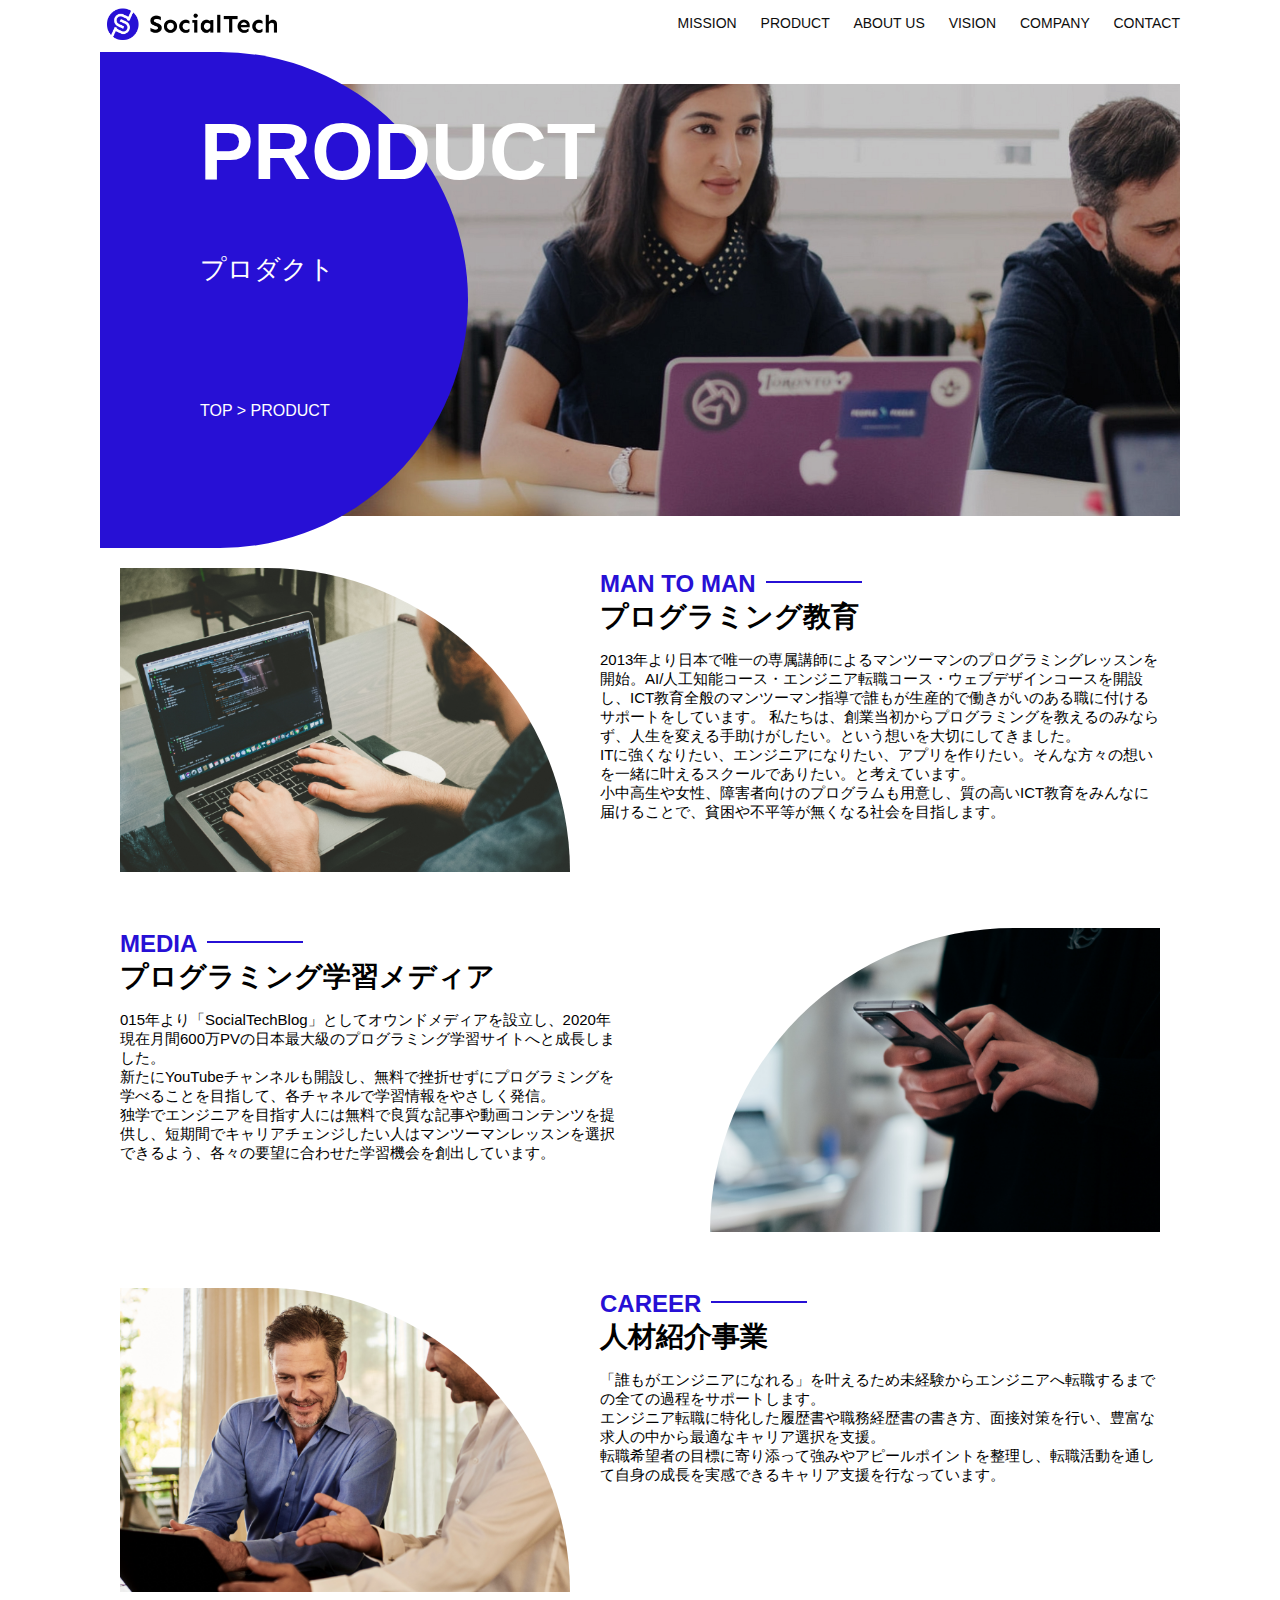
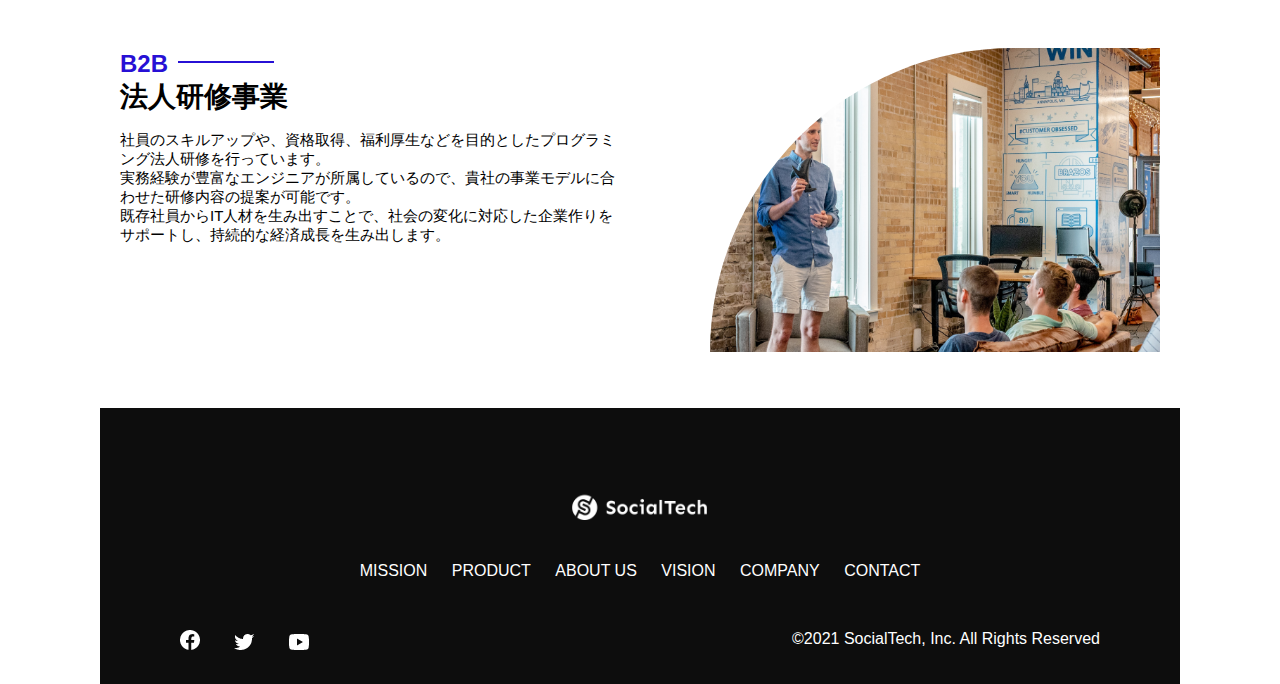
<file: product.html>
<!DOCTYPE html>
<html lang="ja">
<head>
    <meta charset="UTF-8">
    <meta name="viewport" content="width=device-width, initial-scale=1.0">
    <meta name="description" content="SocialTechの4つのプロダクトを紹介します">
    <title>SocialTech -PRODUCT プロダクト-</title>
    <link rel="stylesheet" href="style.css">
</head>
<body>
    <header>
        <a href="index.html" id="logo"><img src="images\logo.png" alt="トップページに戻る"></a>
        <!-- PCナビ -->
         <nav id="nav-pc">
            <a href="mission.html">MISSION</a>
            <a href="product.html">PRODUCT</a>
            <a href="index.html#aboutus">ABOUT US</a>
            <a href="index.html#vision">VISION</a>
            <a href="index.html#company">COMPANY</a>
            <a href="index.html#contact">CONTACT</a>
         </nav>

        <!-- スマホ用メニューボタン -->
          <img id="menu-sp" src="images/button-menu.png" alt="ナビゲーションを開く" onclick="document.getElementById('nav-sp').style.display = 'block'">
        <!-- スマホ用ナビゲーション -->
          <nav id="nav-sp">
            <img id="close" src="images/button-close.png" alt="ナビゲーションを閉じる" onclick="document.getElementById('nav-sp').style.display = 'none'">
            <a id="logo-sp" href="index.html" onclick="document.getElementById('nav-sp').style.display = 'none'"><img src="images/logo-sp.png" alt="トップページに戻る"></a>
            <a class="menu" href="mission.html" onclick="document.getElementById('nav-sp').style.display = 'none'">MISSION</a>
            <a class="menu" href="product.html" onclick="document.getElementById('nav-sp').style.display = 'none'">PRODUCT</a>
            <a class="menu" href="index.html#aboutus" onclick="document.getElementById('nav-sp').style.display = 'none'">ABOUT US</a>
            <a class="menu" href="index.html#vision" onclick="document.getElementById('nav-sp').style.display = 'none'">VISION</a>
            <a class="menu" href="index.html#company" onclick="document.getElementById('nav-sp').style.display = 'none'">COMPANY</a>
            <a class="menu" href="index.html#contact" onclick="document.getElementById('nav-sp').style.display = 'none'">CONTACT</a>
            <div id="sns">
                <a href="https://www.facebook.com/sejuku2013"><img src="images/button-facebook.png" alt="Facebookのリンク"></a>
                <a href="https://twitter.com/samuraijuku"><img src="images/button-twitter.png" alt="Twitterのリンク"></a>
                <a href="https://www.youtube.com/channel/UCCFOQO5aDK0xXam4cUQXT8g"><img src="images/button-youtube.png" alt="YouTubeのリンク"></a>
            </div>
          </nav>
    </header>

    <main>

        <article>

            <section id="product-main">
                <div id="product-title">
                    <h1>PRODUCT</h1>
                    <span>プロダクト</span>
                    <div>TOP > PRODUCT</div>
                </div>
            </section>

            <section class="product-section1">
                <img src="images/product/product-mantoman.png" alt="PCでコードを書く男性">
                <div>
                    <h2 class="product-h2">MAN TO MAN</h2>
                    <h3 class="product-h3">プログラミング教育</h3>
                    <p>
                        2013年より日本で唯一の専属講師によるマンツーマンのプログラミングレッスンを開始。AI/人工知能コース・エンジニア転職コース・ウェブデザインコースを開設し、ICT教育全般のマンツーマン指導で誰もが生産的で働きがいのある職に付けるサポートをしています。
                        私たちは、創業当初からプログラミングを教えるのみならず、人生を変える手助けがしたい。という想いを大切にしてきました。<br>ITに強くなりたい、エンジニアになりたい、アプリを作りたい。そんな方々の想いを一緒に叶えるスクールでありたい。と考えています。<br>小中高生や女性、障害者向けのプログラムも用意し、質の高いICT教育をみんなに届けることで、貧困や不平等が無くなる社会を目指します。
                    </p>
                </div>
            </section>

            <section class="product-section2">
                <div>
                    <h2 class="product-h2">MEDIA</h2>
                    <h3 class="product-h3">プログラミング学習メディア</h3>
                    <p>
                        015年より「SocialTechBlog」としてオウンドメディアを設立し、2020年現在月間600万PVの日本最大級のプログラミング学習サイトへと成長しました。<br>新たにYouTubeチャンネルも開設し、無料で挫折せずにプログラミングを学べることを目指して、各チャネルで学習情報をやさしく発信。<br>独学でエンジニアを目指す人には無料で良質な記事や動画コンテンツを提供し、短期間でキャリアチェンジしたい人はマンツーマンレッスンを選択できるよう、各々の要望に合わせた学習機会を創出しています。
                    </p>
                </div>
                <img src="images/product/product-media.png" alt="スマートフォンを操作する人">
            </section>

            <section class="product-section1">
                <img src="images/product/product-career.png" alt="笑顔で話し合う2人の男性">
                <div>
                    <h2 class="product-h2">CAREER</h2>
                    <h3 class="product-h3">人材紹介事業</h3>
                    <p>
                        「誰もがエンジニアになれる」を叶えるため未経験からエンジニアへ転職するまでの全ての過程をサポートします。<br>エンジニア転職に特化した履歴書や職務経歴書の書き方、面接対策を行い、豊富な求人の中から最適なキャリア選択を支援。<br>転職希望者の目標に寄り添って強みやアピールポイントを整理し、転職活動を通して自身の成長を実感できるキャリア支援を行なっています。<br>
                    </p>
                </div>
            </section>

            <section class="product-section2">
                <div>
                    <h2 class="product-h2">B2B</h2>
                    <h3 class="product-h3">法人研修事業</h3>
                    <p>
                        社員のスキルアップや、資格取得、福利厚生などを目的としたプログラミング法人研修を行っています。<br>実務経験が豊富なエンジニアが所属しているので、貴社の事業モデルに合わせた研修内容の提案が可能です。<br>既存社員からIT人材を生み出すことで、社会の変化に対応した企業作りをサポートし、持続的な経済成長を生み出します。
                    </p>
                </div>
                <img src="images/product/product-b2b.png" alt="講演中の男性とそれを聴く人々">
            </section>
        </article>

    <footer>
        <div id="footer-logo">
            <img src="images/logo-sp.png" alt="SocialTech">
        </div>
        <div id="footer-link">
            <a href="mission.html">MISSION</a>
            <a href="product.html">PRODUCT</a>
            <a href="index.html#aboutus">ABOUT US</a>
            <a href="index.html#VISION">VISION</a>
            <a href="index.html#COMPANY">COMPANY</a>
            <a href="index.html#contact">CONTACT</a>
        </div>
        <div id="sns-footer">
            <a href="https://www.facebook.com/sejuku2013"><img src="images/button-facebook.png" alt="Facebookのリンク"></a>
            <a href="https://twitter.com/samuraijuku"><img src="images/button-twitter.png" alt="Twitterのリンク"></a>
            <a href="https://www.youtube.com/channel/UCCFOQO5aDK0xXam4cUQXT8g"><img src="images/button-youtube.png" alt="YouTubeへのリンク"></a>
            <span id="copyright">&copy;2021 SocialTech, Inc. All Rights Reserved</span>
        </div>

    </footer>




</main>

</body>
</html>
</file>
<file: style.css>
/* PC、スマホ共通スタイル */
body {
    font-family: "source sans Pro", "Hiragino Kaku Gothic ProN", Meiryo, Arial, sans-serif;
}
p {
    font-size: 15px;
}


/* =====
PC用のスタイル
=====*/
@media screen and (min-width: 768px) {
    

/* 横幅設定 */
body {
    max-width: 1080px;
    min-width: 960px;
    margin: 0 auto 0 auto;
}

/* ヘッダー */
header {
    display: flex;
    justify-content: space-between;
}

/* ナビゲーションのレイアウト */
#nav-pc {
    font-size: 14px;
    padding-top: 15px;
}

/* ナビゲーションのリンクの装飾設定 */
#nav-pc > a {
    text-decoration: none;
    margin-left: 20px;
}
#nav-pc > a:link {
    color: #0d0d0d;
}
#nav-pc > a:visited {
    color: #0d0d0d;
}
#nav-pc > a:hover {
    color: #0d0d0d;
    text-decoration: underline;
}
#nav-pc > a:active {
    color: #0d0d0d;
}

/* メインビジュアル */
#main-visual {
    position: relative;
    height: 400px;
    z-index: 5;
}

/* メインメッセージ */
#main-message{
    position: absolute;
    top: 0;
    left: 0;
    background-color: #2710d5;
    color: #ffffff;
    border-bottom-right-radius: 476px;
    width: 100%;
    height: 100%;
    max-width: 620px;
    z-index: 10;
}

#main-message > h1 {
    font-size: 60px;
    font-weight: bold;
    margin: 100px 0 0 50px;
}

#main-message > p {
    font-size: 28px;
    margin: 0 0 0 50px;
}

/* メイン画像 */
#main-visual > img {
    max-width: 620px;
    border-radius: 476px 0 0 0;
    position: absolute;
    top: 0;
    right: 0;
}

h2 {
    margin-top: 40px;
}

h2::after {
    content: url(images/line.png);
    margin-left: 10px;
}

h3 {
    font-size: 27px;
}

#mission {
    margin: 80px auto;
    width: 100%;
}

#mission-flex {
    width: 100%;
    display: flex;
}

#mission-flex > div {
    width: 50%;
    margin: 20px;
}

#mission-photo {
    width: 100%;
}

#s2dgs {
    margin-top: 50px;
    width: 100%;
}

#product {
    background-color: #fafafa;
    margin: 80px 0;
    padding: 10px 40px 0px 40px;
}

#product > div {
    margin-top: 40px;
    display: flex;
}

#product-left {
    width: 50%;
    margin-right: 20px;
}

#product-right {
    width: 50%;
    margin-left: 20px;
    margin-top: 80px;
}

#product-left > div {
    position: relative;
    height: 480px;
    margin-right: 20px;
}

#product-right > div {
    position: relative;
    height: 480px;
    margin-left: 20px;
}

.product-photo {
    width: 100%;
}

.product-explain {
    background-color: #ffffff;
    position: absolute;
    left: 0;
    top: 280px;
    margin: 0 40px;
    padding: 20px;
    box-shadow: 5px 5px 10px rgba(0, 0, 0, 0.05);
}

.product-explain > span {
    color: #2710d5;
    font-weight: bold;
    font-size: 16px;
    margin: 0;
}

.product-explain > h3 {
    font-size: 20px;
    margin: 5px 0;
}

.product-explain > p {
    font-size: 14px;
    margin: 0;
}

#product-more {
    margin: 0 auto -42px auto;
}

#aboutus {
    margin: 80px auto;
}

#aboutus > div {
    display: flex;
}

.culture-img {
    width: 100%;
    align-self: flex-start;
}

.culture-img2 {
    margin-top: 50px;
    width: 100%;
}

.culture-table {
    margin-right: 50px;
}

.culture-num {
    font-size: 80px;
    color: #2710d5;
    margin-right: 20px;
}

.culture-en {
    color: #2710d5;
    font-weight: bold;
    font-size: 24px;
    display: block;
}

.culture-jp {
    font-size: 28px;
    font-weight: bold;
}

.culture-description {
    margin: 0;
}

#vision {
    margin: 80px auto 80px auto;
}

#vision > div {
    width: 100%;
    display: flex;
    justify-content: space-between;
    flex-wrap: wrap;
}

.vision-box {
    width: 300px;
    height: 300px;
    margin-bottom: 30px;
    position: relative;
}

.vision-box > img {
    width: 100%;
    height: auto;
    position: absolute;
    top: 0;
    left: 0;
    z-index: 30;
}

.vision-box > span {
    position: absolute;
    top: 0;
    left: 0;
    z-index: 31;
    margin-right: 20px;
}

.vision-box > span > h4 {
    color: #2710d5;
    font-size: 19px;
    margin: 80px 0 0 0;
}

.vision-box > span > h4::first-letter {
    font-size: 40px;
}

.vision-box > span > h5 {
    font-size: 20px;
    margin: 0 0 0 0;
}

.vision-box > span > p {
    margin-top: 10px 0 0 0;
}

#company {
    margin: 80px auto;
}

#company-table {
    width: 100%;
}

.tableheader {
    text-align: left;
    padding: 20px;
    border-bottom-color: #2710d5;
    border-bottom-width: 1px;
    border-bottom-style: solid;
    width: 100px;
}

.tableheader-first {
    text-align: left;
    padding: 20px;
    border-bottom-color: #2710d5;
    border-bottom-width: 1px;
    border-bottom-style: solid;
    width: 100px;

    border-top-color: #2710d5;
    border-top-width: 1px;
    border-top-style: solid;
}

.cell {
    padding: 30px;
    border-bottom-color: #ececec;
    border-bottom-width: 1px;
    border-bottom-style: solid;
}

.cell-first {
    padding: 30px;
    border-bottom-color: #ececec;
    border-bottom-width: 1px;
    border-bottom-style: solid;

    border-top-color: #ececec;
    border-top-width: 1px;
    border-top-style: solid;
}

#company > iframe {
    width: 100%;
    height: 368px;
    margin-top: 40px;
}

#contact {
    margin: 80px auto;
}

#contact > form > div {
    display: flex;
    flex-direction: row;
    flex-wrap: wrap;
    padding-bottom: 30px;
}

.contact-heading {
    width: 240px;
    align-self: center;
}

.contact-label {
    font-weight: bold;
}

.contact-span {
    color: #ce2222;
    margin-left: 20px;
    font-weight: bold;
}

.contact-textbox {
    border-top: 0;
    border-left: 0;
    border-right: 0;
    border-bottom-width: 1px;
    border-bottom-color: #707070;
    border-bottom-style: solid;
    background-color: #fafafa;
    width: 400px;
    height: 56px;
}

.contact-textarea {
    border-top: 0;
    border-left: 0;
    border-right: 0;
    border-bottom-width: 1px;
    border-bottom-color: #707070;
    border-bottom-style: solid;
    background-color: #fafafa;
    width: 400px;
    height: 200px;
}

details {
    width: 700px;
}

details > div {
    background-color: #fafafa;
    padding: 20px;
}

details > div > span {
    font-weight: bold;
}

footer {
    background-color: #0d0d0d;
    text-align: center;
    padding: 80px 80px 30px 80px;
}

#footer-logo {
    margin-bottom: 30px;
}

#footer-link {
    margin-bottom: 50px;
}

#footer-link > a {
    text-decoration: none;
    margin: 10px;
}

#footer-link > a:link {
    color: #ffffff;
}

#footer-link > a:visited {
    color: #ffffff;
}

#footer-link > a:hover {
    color: #ffffff;
    text-decoration: underline;
}

#footer-link > a:active {
    color: #ffffff;
}

#sns-footer {
    text-align: left;
    width: 100%;
}

#sns-footer > a {
    margin-right: 30px;
}

#copyright {
    color: #ffffff;
    float: right;
}

#cases > ul {
    display: flex;
    list-style-type: none;
}

li {
    width: 33%;
    margin: 20px;
}

.case-card {
    background-color: #ffffff;
    min-height: 400px;
    box-shadow: 5px 5px 15px rgba(0, 0, 0, 0.2);
}

.case-img {
    width: 100%;
}

.case-info {
    padding: 10px 20px;
}

.case-name {
    color: #2710d5;
    font-size: 19px;
}

.case-content {
    font-size: 14px;
}

#menu-sp, #nav-sp {
    display: none;
}

#mission-main {
    height: 496px;
    width: 100%;
    background-image: url("images/mission/mission-main.png");
    background-repeat: no-repeat;
    background-position-y: center;
}

#mission-title {
    background-color: #2710d5;
    width: 368px;
    color: #ffffff;
    height: 496px;
    border-radius: 0 248px 248px 0;
    position: relative;
}

#mission-title > h1 {
    position: absolute;
    top: 0;
    left: 100px;
    font-size: 80px;
}

#mission-title > span {
    position: absolute;
    top: 200px;
    left: 100px;
    font-size: 26px;
}

#mission-title > div {
    position: absolute;
    top: 350px;
    left: 100px;
    font-size: 16px;
}

#mission-s2dgs {
    width: 100%;
    margin: 20px;
}

.mission-h2 {
    color: #2710d5;
    font-size: 40px;
}

.mission-h2::after {
    content: none;
}

#mission-5goals {
    margin: 20px;
    display: flex;
}

#mission-5goals > div {
    flex-grow: 1;
    padding: 20px;
}

#mission-5goals > div > div {
    margin-bottom: 40px;
}

.fivegoals-image-right {
    float: right;
    margin: 20px;
}

.fivegoals-image-left {
    float: left;
    margin: 20px;
}

.fivegoals-number {
    color: #2710d5;
    font-size: 48px;
    margin: 0;
}

.fivegoals-h3 {
    font-size: 28px;
    margin: 0;
}

.fivegoals-p {
    margin: 0;
}

#product-main {
    height: 496px;
    width: 100%;
    background-image: url("images/product/product-main.png");
    background-repeat: no-repeat;
    background-position-y: center;
}

#product-title {
    background-color: #2710d5;
    width: 368px;
    color: #ffffff;
    height: 496px;
    border-radius: 0 248px 248px 0;
    position: relative;
}

#product-title > h1 {
    position: absolute;
    top: 0;
    left: 100px;
    font-size: 80px;
}

#product-title > span {
    position: absolute;
    top: 200px;
    left: 100px;
    font-size: 26px;
}

#product-title > div {
    position: absolute;
    top: 350px;
    left: 100px;
    font-size: 16px;
}

.product-section1 {
    position: relative;
    margin: 20px;
    height: 340px;
}

.product-section1 > img {
    position: absolute;
    top: 0;
    left: 0;
    width: 450px;
    margin: 0 40px 30px 0;
    border-radius: 0 432px 0 0;
}

.product-section1 > div {
    position: absolute;
    top: 0;
    left: 480px;
}

.product-section2 {
    position: relative;
    margin: 20px;
    height: 340px;
}

.product-section2 > img {
    position: absolute;
    top: 0;
    right: 0;
    width: 450px;
    margin: 0 0 30px 40px;
    border-radius: 432px 0 0 0;
}

.product-section2 > div {
    width: 500px;
    position: absolute;
    top: 0;
    left: 0;
}

.product-h2 {
    color: #2710d5;
    font-size: 24px;
    margin: 0;
}

.product-h3 {
    font-size: 28px;
    margin: 0;
}









}


/* =====
スマートフォン用のスタイル
=====*/

@media screen and (max-width: 767px) {
    body {
        min-width: 375px;
        margin: 0;
    }

    #nav-pc {
        display: none;
    }

    #menu-sp {
        float: right;
        padding: 0;
    }

    #nav-sp {
        background-color: #2710d5;
        position: absolute;
        top: 0;
        left: 0;
        width: 100%;
        height: 100%;
        display: none;
        z-index: 100;
    }
    /* ×ボタン */
    #close {
        position: absolute;
        top: 20px;
        right: 20px;
    }
    /* ナビゲーション用ロゴ */
    #logo-sp {
        margin: 80px 0 30px 20px;
    }

    #nav-sp > a {
        display: block;
    }

    #nav-sp > a:link {
        color: #ffffff;
    }

    #nav-sp > a:visited {
        color: #ffffff;
    }

    #nav-sp > a:hover {
        color: #ffffff;
        text-decoration: underline;
    }

    #nav-sp > a:active {
        color: #ffffff;
    }

    #nav-sp > .menu {
        text-decoration: none;
        display: block;
        margin: 0 20px 0 20px;
        height: 44px;
        font-size: 16px;
        background-image: url("images/arrow.png");
        background-repeat: no-repeat;
        background-position: right top;
    }

    #sns {
        position: absolute;
        bottom: 20px;
        left: 20px;
    }

    #sns > a {
        margin-right: 30px;
    }

    #main-visual {
        position: relative;
        height: 470px;
        width: 100%;
        overflow: hidden;
    }

    #main-visual > div {
        position: absolute;
        top: 0;
        left: 0;
        background-color: #2710d5;
        color: white;
        border-radius: 0 0 476px 0;
        text-align: center;
        height: 280px;
        width: 100%;
        z-index: 11;
        
    }

    #main-message > h1 {
        font-size: 28px;
        margin-top: 90px;
    }

    #main-message > p {
        margin: 0;
    }

    #main-visual > img {
        width: 100%;
        border-radius: 476px 0 0 0;
        z-index: 10;
        position: absolute;
        bottom: 0;
        right: 0;

    }
    
    h2::after {
        content: url("images/line.png");
        margin-left: 10px;
    }

    h3 {
        font-size: 24px;
        margin-top: 10px;
    }

    #mission {
        margin: 20px;
    }

    #mission-photo, #s2dgs {
        width: 100%;
    }

    #product {
        background-color: #fafafa;
        padding-top: 10px;
    }

    #product h2 {
        margin-left: 20px;
    }

    #product-left, #product-right {
        margin: 0 20px;
    }

    #product-left > div, #product-right > div {
        position: relative;
        height: 540px;
    }

    .product-explain {
        background-color: #ffffff;
        position: absolute;
        left: 0;
        bottom: 50px;
        padding: 20px;
        box-shadow: 5px 5px 10px rgba(0, 0, 0, 0.05);
    }

    .product-explain > span {
        color: #2710d5;
        font-weight: bold;
        font-size: 16px;
        margin: 0;
    }

    .product-explain > h3 {
        margin: 10px 0;
    }

    .product-photo {
        width: 100%;
    }

    #product-more > img {
        margin: 0 0 -42px 20px;
    }

    #aboutus {
        margin: 80px 20px;
    }

    #aboutus > div {
        display: flex;
        flex-direction: column;
    }

    .culture-table {
        width: 100%;
        padding-right: 20px;
        order: 2;
    }

    .culture-img {
        width: 100%;
        order: 1;
    }

    .culture-img2 {
        width: 100%;
    }

    .culture-num {
        font-size: 80px;
        color: #2710d5;
    }

    .culture-en {
        color: #2710d5;
        font-weight: bold;
        font-size: 24px;
        display: block;
    }

    .culture-jp {
        display: block;
    }

    .culture-description {
        margin: 0;
    }

    #vision {
        margin: 80px 20px;
    }

    .vision-box {
        width: 300px;
        height: 300px;
        margin-bottom: 30px;
        position: relative;
    }

    .vision-box > img {
        width: 100%;
        height: auto;
        position: absolute;
        top: 0;
        left: 0;
        z-index: 30;
    }

    .vision-box > span {
        position: absolute;
        top: 0;
        left: 0;
        z-index: 31;
        margin-right: 20px;
    }

    .vision-box > span > h4 {
        color: #2710d5;
        font-size: 19px;
        margin-top: 60px;
    }

    .vision-box > span > h5 {
        font-size: 20px;
        margin: 0;
    }

    .vision-box > span > p {
        margin-top: 10px;
    }

    #cases {
        margin: 80px 20px;
    }

    #cases > ul {
        display: block;
        list-style-type: none;
        padding-inline-start: 0px;
    }
    
    .case-card {
        background-color: #ffffff;
        min-height: 400px;
        box-shadow: 5px 5px 15px rgba(0, 0, 0, 0.2);
    }
    
    .case-img {
        width: 100%;
    }
    
    .case-info {
        padding: 10px 20px;
    }
    
    .case-name {
        color: #2710d5;
        font-size: 19px;
    }
    
    .case-content {
        font-size: 14px;
    }

    #company {
        margin: 0 20px;
    }

    #company > h3 {
        margin-bottom: 20px;
    }

    #company > table {
        width: 100%;
    }

    .tableheader-first {
        text-align: left;
        padding: 20px;
        border-bottom-color: #2710d5;
        border-bottom-width: 1px;
        border-bottom-style: solid;
        width: 50px;
    }

    .tableheader {
        text-align: left;
        padding: 20px;
        border-bottom-color: #2710d5;
        border-bottom-width: 1px;
        border-bottom-style: solid;
        width: 50px;
    }

    .cell {
        padding: 20px;
        border-bottom-color: #ececec;
        border-bottom-width: 1px;
        border-bottom-style: solid;
    }

    .cell-first {
        padding: 20px;
        border-bottom-color: #ececec;
        border-bottom-width: 1px;
        border-bottom-style: solid;
        border-top-color: #ececec;
        border-top-width: 1px;
        border-top-style: solid;
    }

    #company > iframe {
        width: 100%;
        height: 240px;
        margin-top: 40px;
    }

    #contact {
        margin: 80px 20px;
    }

    #contact > h3 {
        margin-bottom: 20px;
    }

    #contact > form > div  {
        margin-bottom: 20px;
    }

    .contact-heading {
        margin-bottom: 20px;
    }

    .contact-label {
        font-weight: bold;
    }

    .contact-span {
        color: #ce2222;
        margin-left: 20px;
        font-weight: bold;
    }

    .contact-textbox {
        height: 56px;
        border-top: 0;
        border-left: 0;
        border-right: 0;
        background-color: #fafafa;
        border-bottom-color: #707070;
        border-bottom-width: 1px;
        border-bottom-style: solid;
        min-width: 300px;
        width: 100%;
    }

    .contact-textarea {
        height: 150px;
        border-top: 0;
        border-left: 0;
        border-right: 0;
        background-color: #fafafa;
        width: 100%;
    }

    .radiobutton {
        margin-bottom: 20px;
    }

    .radiobutton + label::after {
        content: "\A";
        white-space: pre;
    }

    footer {
        background-color: #0d0d0d;
        padding: 30px 20px 50px 20px;
    }

    #footer-logo {
        margin-bottom: 30px;
    }

    #footer-link {
        margin-bottom: 50px;
    }

    #footer-link > a {
        text-decoration: none;
        margin: 0 0 30px 20px;
        display: block;
        background-image: url("images/arrow.png");
        background-repeat: no-repeat;
        background-position: right top;
    }

    #footer-link > a:link {
        color: #ffffff;
    }

    #footer-link > a:visited {
        color: #ffffff;
    }

    #footer-link > a:hover {
        color: #ffffff;
        text-decoration: underline;
    }

    #footer-link > a:active {
        color: #ffffff;
    }

    #sns-footer > a {
        margin-right: 30px;
    }

    #copyright {
        font-size: 12px;
        display: block;
        margin-top: 30px;
        color: #ffffff;
    }

    #mission-main {
        height: 256px;
        width: 100%;
        background-image: url("images/mission/mission-main.png");
        background-repeat: no-repeat;
        background-position-y: center;
        background-size: auto 208px;
    }

    #mission-title {
        background-color: #2710d5;
        width: 136px;
        color: #ffffff;
        height: 256px;
        border-radius: 0 248px 248px 0;
        position: relative;
    }

    #mission-title > h1 {
        position: absolute;
        top: 0;
        left: 20px;
        font-size: 40px;
    }

    #mission-title > span {
        position: absolute;
        top: 110px;
        left: 20px;
        font-size: 18px;
    }

    #mission-title > div {
        position: absolute;
        top: 180px;
        left: 20px;
        font-size: 13px;
    }

    #mission-s2dgs {
        margin: 20px;
    }

    .mission-h2 {
        color: #2710d5;
        font-size: 38px;
    }

    .mission-h2::after {
        content: none;
    }

    #mission-s2dgs > img {
        width: 100%;
    }

    #mission-5goals {
        margin: 20px;
    }

    #mission-5goals > div > div {
        margin-bottom: 40px;
    }

    #s2dgs-image {
        width: 100%;
    }

    .fivegoals-image-right {
        margin: 20px auto;
        display: block;
    }

    .fivegoals-image-left {
        margin: 20px auto;
        display: block;
    }

    .fivegoals-number {
        color: #2710d5;
        font-size: 48px;
        margin: 0;
    }

    .fivegoals-h3 {
        font-size: 28px;
        margin: 0;
    }

    #product-main {
        height: 256px;
        width: 100%;
        background-image: url("images/product/product-main.png");
        background-repeat: no-repeat;
        background-position-y: center;
        background-size: auto 208px;
    }

    #product-title {
        background-color: #2710d5;
        width: 136px;
        color: #ffffff;
        height: 256px;
        border-radius: 0 248px 248px 0;
        position: relative;
    }

    #product-title > h1 {
        position: absolute;
        top: 0;
        left: 20px;
        font-size: 40px;
    }

    #product-title > span {
        position: absolute;
        top: 110px;
        left: 20px;
        font-size: 18px;
    }

    #product-title > div {
        position: absolute;
        top: 180px;
        left: 20px;
        font-size: 13px;
    }

    .product-section1 {
        margin: 20px;
    }

    .product-section1 > img {
        width: 100%;
        border-radius: 0 300px 0 0;
    }

    .product-section2 {
        margin: 20px;
        display: flex;
        flex-direction: column;
    }

    .product-section2 > img {
        order: 1;
        width: 100%;
        border-radius: 300px 0 0 0;
    }

    .product-section2 > div {
        order: 2;
    }

    .product-h2 {
        color: #2710d5;
        font-size: 24px;
        margin: 0;
    }

    .product-h3 {
        font-size: 28px;
        margin: 0;
    }



}
</file>
